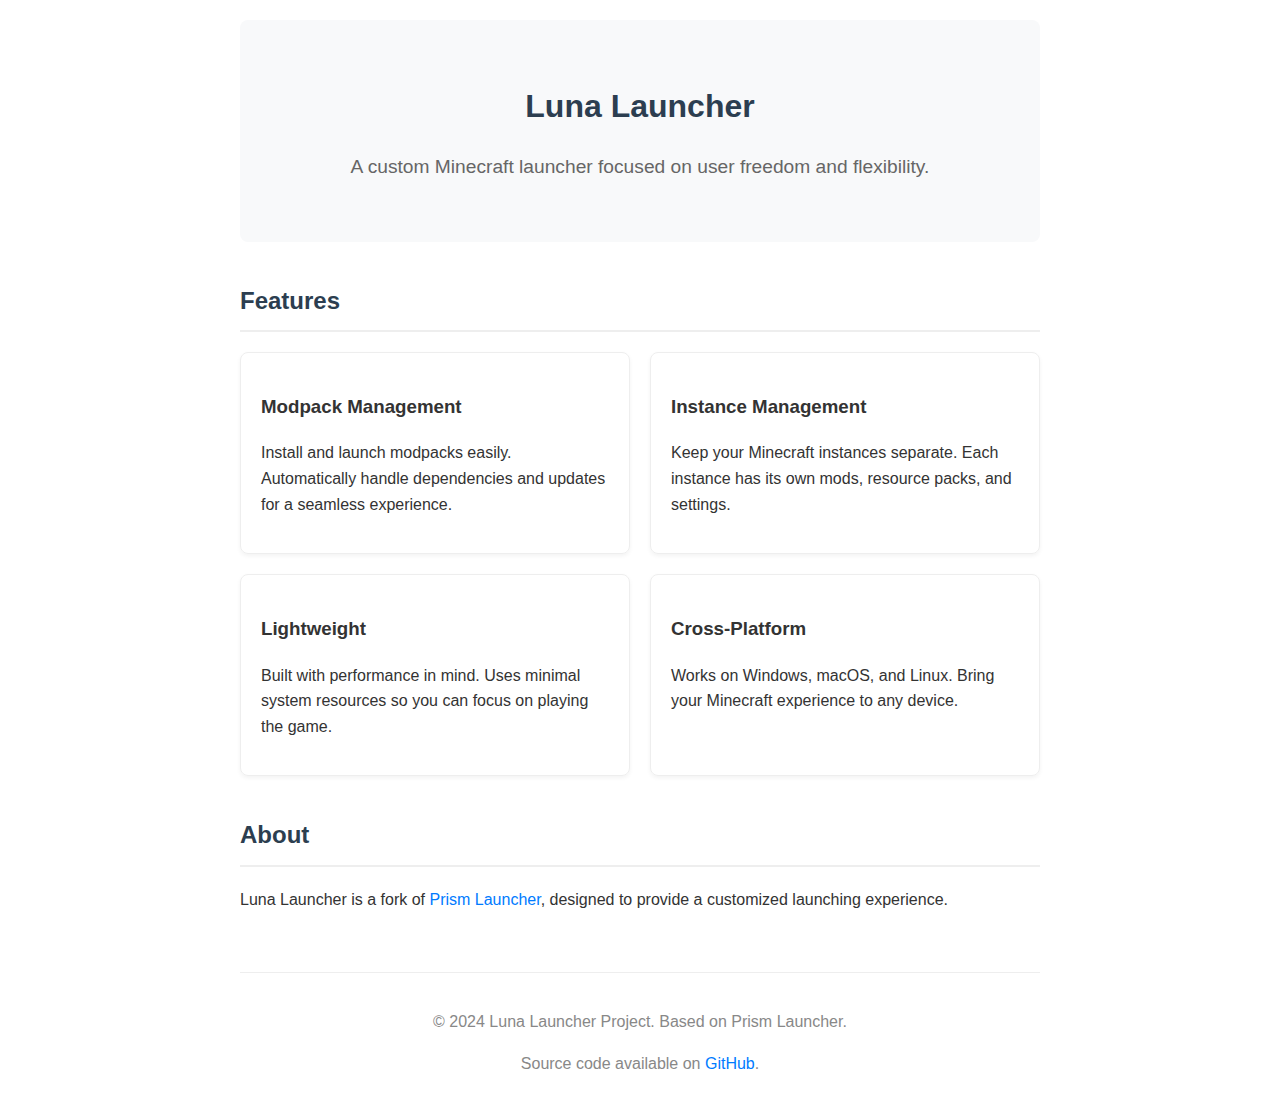
<file: index.html>
<!DOCTYPE html>
<html lang="en">
<head>
    <meta charset="UTF-8">
    <meta name="viewport" content="width=device-width, initial-scale=1.0">
    <title>Luna Launcher</title>
    <style>
        body {
            font-family: -apple-system, BlinkMacSystemFont, "Segoe UI", Roboto, Helvetica, Arial, sans-serif;
            line-height: 1.6;
            color: #333;
            max-width: 800px;
            margin: 0 auto;
            padding: 20px;
        }
        header {
            text-align: center;
            padding: 40px 0;
            background-color: #f8f9fa;
            margin-bottom: 40px;
            border-radius: 8px;
        }
        h1 {
            color: #2c3e50;
            margin-bottom: 10px;
        }
        .hero-text {
            font-size: 1.2em;
            color: #666;
        }
        section {
            margin-bottom: 40px;
        }
        h2 {
            color: #2c3e50;
            border-bottom: 2px solid #eee;
            padding-bottom: 10px;
        }
        .features {
            display: grid;
            grid-template-columns: repeat(auto-fit, minmax(300px, 1fr));
            gap: 20px;
        }
        .feature-card {
            border: 1px solid #eee;
            padding: 20px;
            border-radius: 8px;
            box-shadow: 0 2px 4px rgba(0,0,0,0.05);
        }
        footer {
            text-align: center;
            margin-top: 60px;
            padding-top: 20px;
            border-top: 1px solid #eee;
            color: #888;
        }
        a {
            color: #007bff;
            text-decoration: none;
        }
        a:hover {
            text-decoration: underline;
        }
    </style>
</head>
<body>
    <header>
        <h1>Luna Launcher</h1>
        <p class="hero-text">A custom Minecraft launcher focused on user freedom and flexibility.</p>
    </header>

    <main>
        <section id="features">
            <h2>Features</h2>
            <div class="features">
                <div class="feature-card">
                    <h3>Modpack Management</h3>
                    <p>Install and launch modpacks easily. Automatically handle dependencies and updates for a seamless experience.</p>
                </div>
                <div class="feature-card">
                    <h3>Instance Management</h3>
                    <p>Keep your Minecraft instances separate. Each instance has its own mods, resource packs, and settings.</p>
                </div>
                <div class="feature-card">
                    <h3>Lightweight</h3>
                    <p>Built with performance in mind. Uses minimal system resources so you can focus on playing the game.</p>
                </div>
                <div class="feature-card">
                    <h3>Cross-Platform</h3>
                    <p>Works on Windows, macOS, and Linux. Bring your Minecraft experience to any device.</p>
                </div>
            </div>
        </section>

        <section id="about">
            <h2>About</h2>
            <p>Luna Launcher is a fork of <a href="https://prismlauncher.org/">Prism Launcher</a>, designed to provide a customized launching experience.</p>
        </section>
    </main>

    <footer>
        <p>&copy; 2024 Luna Launcher Project. Based on Prism Launcher.</p>
        <p>Source code available on <a href="https://github.com/AndreaFrederica/LunaLauncher_webpage">GitHub</a>.</p>
    </footer>
</body>
</html>
</file>
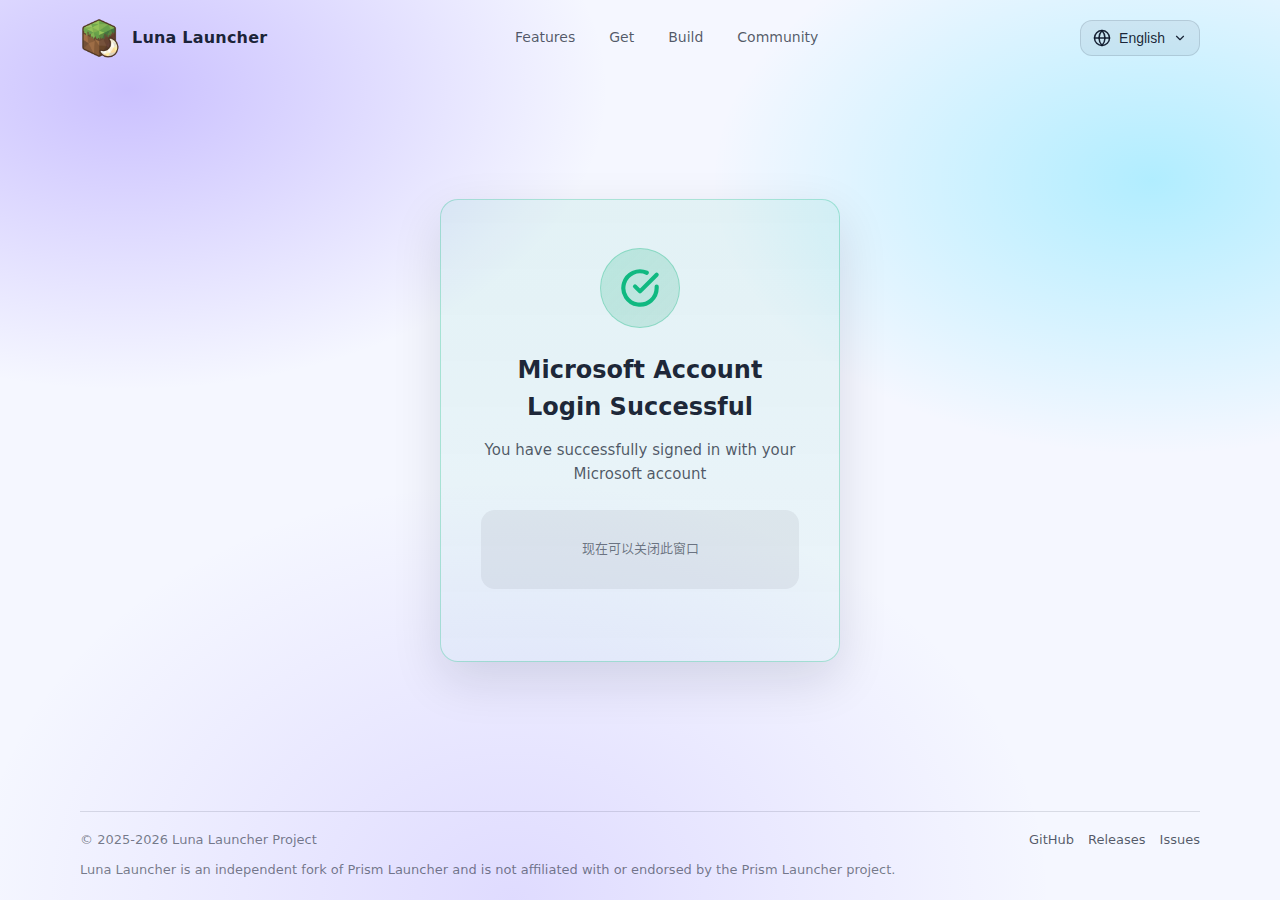
<file: public/oauth-callback.html>
<!DOCTYPE html>
<html lang="zh-CN">
<head>
    <meta charset="UTF-8">
    <meta name="viewport" content="width=device-width, initial-scale=1.0">
    <title data-i18n="oauth.title">登录成功 - Luna Launcher</title>
    <meta name="color-scheme" content="light dark">
    <meta name="description" content="Luna Launcher OAuth 回调">
    <link rel="icon" type="image/png" href="resources/org.lunalauncher.LunaLauncher_256.png">
    <link rel="stylesheet" href="styles.css">
    <style>
        .oauth-layout {
            display: flex;
            flex-direction: column;
            min-height: 100vh;
        }
        .oauth-main {
            flex: 1;
            display: flex;
            align-items: center;
            justify-content: center;
            padding: 20px;
        }
        .oauth-card {
            max-width: 400px;
            width: 100%;
            text-align: center;
            padding: 48px 40px;
            border: 1px solid var(--border);
            background: linear-gradient(180deg, rgba(255, 255, 255, 0.10), rgba(255, 255, 255, 0.06));
            border-radius: var(--radius);
            box-shadow: var(--shadow);
        }
        .oauth-card.success-card {
            background: linear-gradient(180deg, rgba(16, 185, 129, 0.08), rgba(16, 185, 129, 0.04));
            border-color: rgba(16, 185, 129, 0.3);
        }
        .oauth-icon {
            width: 80px;
            height: 80px;
            margin: 0 auto 24px;
            border-radius: 50%;
            background: linear-gradient(135deg, rgba(124, 92, 255, 0.2), rgba(0, 212, 255, 0.15));
            border: 1px solid rgba(124, 92, 255, 0.3);
            display: flex;
            align-items: center;
            justify-content: center;
        }
        .oauth-icon.success {
            background: linear-gradient(135deg, rgba(16, 185, 129, 0.2), rgba(5, 150, 105, 0.15));
            border-color: rgba(16, 185, 129, 0.3);
        }
        .oauth-icon.error {
            background: linear-gradient(135deg, rgba(239, 68, 68, 0.2), rgba(220, 38, 38, 0.15));
            border-color: rgba(239, 68, 68, 0.3);
        }
        .oauth-icon svg {
            width: 40px;
            height: 40px;
            stroke-width: 2.5;
        }
        .oauth-icon.success svg { color: #10b981; }
        .oauth-icon.error svg { color: #ef4444; }
        .oauth-icon.question {
            background: linear-gradient(135deg, rgba(251, 191, 36, 0.2), rgba(245, 158, 11, 0.15));
            border-color: rgba(251, 191, 36, 0.3);
        }
        .oauth-icon.question svg { color: #f59e0b; }
        .oauth-card h1 {
            display: block;
            width: 100%;
            clear: both;
            font-size: 24px;
            margin: 0 0 12px;
        }
        .oauth-message {
            display: block;
            width: 100%;
            clear: both;
            color: var(--muted);
            font-size: 15px;
            margin: 0 0 24px;
            line-height: 1.6;
        }
        .oauth-spinner {
            display: inline-block;
            width: 24px;
            height: 24px;
            border: 3px solid var(--border);
            border-top-color: var(--accent);
            border-radius: 50%;
            animation: spin 1s linear infinite;
            margin-right: 10px;
            vertical-align: middle;
        }
        @keyframes spin {
            to { transform: rotate(360deg); }
        }
        .oauth-progress {
            background: var(--surface);
            border-radius: var(--radius-sm);
            padding: 16px;
            margin-bottom: 24px;
        }
        .oauth-progress-text {
            font-size: 13px;
            color: var(--muted-2);
        }
        .oauth-footer {
            padding: 26px 0 20px;
            color: var(--muted-2);
            font-size: 13px;
        }
        .oauth-footer .footer-disclaimer {
            margin-top: 10px;
            color: var(--muted-2);
        }
        .oauth-footer .footer-row {
            display: flex;
            align-items: center;
            justify-content: space-between;
            gap: 12px;
            flex-wrap: wrap;
            border-top: 1px solid var(--border);
            padding-top: 18px;
        }
        .oauth-footer .footer-links {
            display: inline-flex;
            gap: 14px;
            flex-wrap: wrap;
        }
        .oauth-footer .footer-links a {
            color: var(--muted);
        }
        @media (max-width: 480px) {
            .oauth-card {
                padding: 32px 24px;
            }
            .oauth-card h1 {
                font-size: 20px;
            }
            .oauth-footer .footer-row {
                flex-direction: column;
                text-align: center;
            }
        }
    </style>
</head>
<body>
    <div class="oauth-layout">
        <div class="container">
            <div class="topbar">
                <a class="brand" href="index.html#top">
                    <img src="resources/org.lunalauncher.LunaLauncher_256.png" alt="Luna Launcher">
                    <strong>Luna Launcher</strong>
                </a>
                <nav class="nav" aria-label="导航">
                    <a href="index.html#features" data-i18n="nav.features">特性</a>
                    <a href="index.html#get" data-i18n="nav.get">获取</a>
                    <a href="build.html" data-i18n="nav.build">构建</a>
                    <a href="index.html#community" data-i18n="nav.community">参与</a>
                </nav>
                <div class="language-selector">
                    <button type="button" id="language-button" class="language-button" aria-label="切换语言" title="Switch Language">
                        <svg class="language-icon" viewBox="0 0 24 24" fill="none" stroke="currentColor" stroke-width="2" stroke-linecap="round" stroke-linejoin="round">
                            <circle cx="12" cy="12" r="10"></circle>
                            <line x1="2" y1="12" x2="22" y2="12"></line>
                            <path d="M12 2a15.3 15.3 0 0 1 4 10 15.3 15.3 0 0 1-4 10 15.3 15.3 0 0 1-4-10 15.3 15.3 0 0 1 4-10z"></path>
                        </svg>
                        <span class="current-lang">简体中文</span>
                        <svg class="dropdown-arrow" viewBox="0 0 24 24" fill="none" stroke="currentColor" stroke-width="2" stroke-linecap="round" stroke-linejoin="round">
                            <polyline points="6 9 12 15 18 9"></polyline>
                        </svg>
                    </button>
                    <div id="language-menu" class="language-menu">
                        <button type="button" class="language-option" data-lang="zh-CN">简体中文</button>
                        <button type="button" class="language-option" data-lang="en-US">English</button>
                    </div>
                </div>
            </div>
        </div>

        <main class="oauth-main">
            <div class="oauth-card" id="oauth-card">
                <div class="oauth-icon success" id="oauth-icon">
                    <svg viewBox="0 0 24 24" fill="none" stroke="currentColor" stroke-width="2" stroke-linecap="round" stroke-linejoin="round">
                        <path d="M22 11.08V12a10 10 0 1 1-5.93-9.14"></path>
                        <polyline points="22 4 12 14.01 9 11.01"></polyline>
                    </svg>
                </div>
                <h1 class="oauth-title" data-i18n="oauth.success_title">登录成功</h1>
                <p class="oauth-message" id="oauth-message" data-i18n="oauth.success_message">已成功登录 Microsoft 账户</p>
                <div class="oauth-progress" id="oauth-progress">
                    <p class="oauth-progress-text" data-i18n="oauth.close_hint">现在可以关闭此窗口</p>
                </div>
            </div>
        </main>

        <footer class="oauth-footer">
            <div class="container">
                <div class="footer-row">
                    <div data-i18n="footer.copyright">© 2025-2026 Luna Launcher Project</div>
                    <div class="footer-links">
                        <a href="https://github.com/AndreaFrederica/LunaLauncher" target="_blank" rel="noopener noreferrer" data-i18n="footer.github">GitHub</a>
                        <a href="https://github.com/AndreaFrederica/LunaLauncher/releases" target="_blank" rel="noopener noreferrer" data-i18n="footer.releases">Releases</a>
                        <a href="https://github.com/AndreaFrederica/LunaLauncher/issues" target="_blank" rel="noopener noreferrer" data-i18n="footer.issues">Issues</a>
                    </div>
                </div>
                <div class="footer-disclaimer" data-i18n="footer.disclaimer">Luna Launcher 是一个独立的 Prism Launcher 分支项目,不隶属于、也不代表 Prism Launcher 项目。</div>
            </div>
        </footer>
    </div>

    <script src="i18n.js"></script>
    <script>
    (function() {
        const params = new URLSearchParams(window.location.search);
        const code = params.get('code');
        const state = params.get('state');
        const error = params.get('error');
        const errorDescription = params.get('error_description');
        const debugMode = params.get('debug') === '1';

        // OAuth result object - exposed to console for debugging
        window.lunaOAuth = {
            success: false,
            error: null,
            code: null,
            state: null,
            timestamp: new Date().toISOString(),
            redirectUrl: null
        };

        // Get text elements
        const titleEl = document.querySelector('h1');
        const messageEl = document.getElementById('oauth-message');
        const iconEl = document.getElementById('oauth-icon');
        const cardEl = document.getElementById('oauth-card');
        const progressEl = document.getElementById('oauth-progress');

        // Custom URL scheme for the launcher
        const REDIRECT_SCHEME = 'lunalauncher://oauth/microsoft';
        const REDIRECT_URL = REDIRECT_SCHEME + window.location.search;

        // Store redirect URL for console access
        window.lunaOAuth.redirectUrl = REDIRECT_URL;

        function setSuccessState(msg) {
            iconEl.classList.remove('error', 'question');
            iconEl.classList.add('success');
            iconEl.querySelector('svg').innerHTML = '<path d="M22 11.08V12a10 10 0 1 1-5.93-9.14"></path><polyline points="22 4 12 14.01 9 11.01"></polyline>';
            titleEl.textContent = i18n.translations.oauth?.success_title || '登录成功';
            messageEl.textContent = msg || (i18n.translations.oauth?.success_message || '已成功登录 Microsoft 账户');
            cardEl.classList.add('success-card');
            progressEl.innerHTML = '<p class="oauth-progress-text">' +
                (i18n.translations.oauth?.close_hint || '现在可以关闭此窗口') + '</p>';
            window.lunaOAuth.success = true;
            window.lunaOAuth.error = null;
            console.log('%c[Luna OAuth] Login successful!', 'color: #10b981; font-weight: bold;');
            console.log('[Luna OAuth] Result:', window.lunaOAuth);
        }

        function setErrorState(errorMsg) {
            iconEl.classList.remove('success', 'question');
            iconEl.classList.add('error');
            iconEl.querySelector('svg').innerHTML = '<circle cx="12" cy="12" r="10"></circle><line x1="15" y1="9" x2="9" y2="15"></line><line x1="9" y1="9" x2="15" y2="15"></line>';
            titleEl.textContent = i18n.translations.oauth?.error_title || '登录失败';
            messageEl.textContent = errorMsg || (i18n.translations.oauth?.error_message || '认证过程中出现问题');
            progressEl.innerHTML = '<p class="oauth-progress-text">' +
                (i18n.translations.oauth?.manual_instruction || '请手动关闭此窗口') + '</p>';
            window.lunaOAuth.success = false;
            window.lunaOAuth.error = errorMsg || error;
            console.log('%c[Luna OAuth] Login failed!', 'color: #ef4444; font-weight: bold;');
            console.log('[Luna OAuth] Result:', window.lunaOAuth);
        }

        function setQuestionState() {
            iconEl.classList.remove('success', 'error');
            iconEl.classList.add('question');
            iconEl.querySelector('svg').innerHTML = '<circle cx="12" cy="12" r="10"></circle><path d="M9.09 9a3 3 0 0 1 5.83 1c0 2-3 3-3 3"></path><line x1="12" y1="17" x2="12.01" y2="17"></line>';
            titleEl.textContent = i18n.translations.oauth?.question_title || '出现疑问';
            messageEl.textContent = i18n.translations.oauth?.question_message || '可能出现了某些问题';
            window.lunaOAuth.success = false;
            window.lunaOAuth.error = 'unknown_state';
            console.log('[Luna OAuth] Question state - no parameters');
        }

        // Expose simulation functions for debugging
        window.simulateSuccess = function(msg) {
            console.log('[Luna OAuth] Simulating success state...');
            setSuccessState(msg);
        };

        window.simulateError = function(msg) {
            console.log('[Luna OAuth] Simulating error state...');
            setErrorState(msg);
        };

        // Expose a helper function to console
        window.getOAuthResult = function() {
            return JSON.parse(JSON.stringify(window.lunaOAuth));
        };

        // Determine initial state
        if (error) {
            // OAuth error
            setErrorState(errorDescription || error);
        } else if (code || state === 'success') {
            // OAuth success with parameters
            setSuccessState(i18n.translations.oauth?.redirecting || '正在返回 Luna Launcher...');
            // Redirect to app
            setTimeout(function() {
                window.location.replace(REDIRECT_URL);
            }, 1500);
        } else if (debugMode) {
            // Debug mode
            console.log('%c[Luna OAuth] Debug mode!', 'color: #7c5cff; font-weight: bold;');
            console.log('Commands: simulateSuccess("msg"), simulateError("msg"), getOAuthResult()');
            progressEl.innerHTML = '<p class="oauth-progress-text" style="color: var(--accent);">[调试模式] 使用 simulateSuccess() 测试</p>';
        } else {
            // No parameters - default to success (user opened page from launcher)
            setSuccessState();
        }
    })();
    </script>
</body>
</html>
</file>
<file: public/styles.css>
:root {
    --bg: #0b1020;
    --surface: rgba(255, 255, 255, 0.08);
    --surface-strong: rgba(255, 255, 255, 0.12);
    --border: rgba(255, 255, 255, 0.14);
    --text: rgba(255, 255, 255, 0.92);
    --muted: rgba(255, 255, 255, 0.7);
    --muted-2: rgba(255, 255, 255, 0.58);
    --shadow: 0 20px 60px rgba(0, 0, 0, 0.35);
    --accent: #7c5cff;
    --accent-2: #00d4ff;
    --radius: 18px;
    --radius-sm: 14px;
    --max: 1120px;
}

@media (prefers-color-scheme: light) {
    :root {
        --bg: #f5f7ff;
        --surface: rgba(10, 18, 38, 0.06);
        --surface-strong: rgba(10, 18, 38, 0.08);
        --border: rgba(10, 18, 38, 0.12);
        --text: rgba(10, 18, 38, 0.92);
        --muted: rgba(10, 18, 38, 0.7);
        --muted-2: rgba(10, 18, 38, 0.55);
        --shadow: 0 18px 50px rgba(10, 18, 38, 0.12);
    }
}

* {
    box-sizing: border-box;
}

html {
    scroll-behavior: smooth;
    scroll-padding-top: 80px;
}

/* Text transition animation for language switching */
[data-i18n] {
    transition: opacity 0.2s ease-in-out;
    display: inline-block;
}

[data-i18n].changing {
    opacity: 0;
}

[data-i18n].changed {
    animation: fadeIn 0.3s ease-out;
}

@keyframes fadeIn {
    from {
        opacity: 0;
    }
    to {
        opacity: 1;
    }
}

body {
    margin: 0;
    font-family: ui-sans-serif, system-ui, -apple-system, "Segoe UI", Roboto, Helvetica, Arial, "Apple Color Emoji", "Segoe UI Emoji";
    line-height: 1.55;
    color: var(--text);
    background:
        radial-gradient(800px 500px at 10% 10%, rgba(124, 92, 255, 0.35), transparent 60%),
        radial-gradient(800px 500px at 90% 20%, rgba(0, 212, 255, 0.28), transparent 55%),
        radial-gradient(900px 700px at 40% 100%, rgba(124, 92, 255, 0.18), transparent 60%),
        var(--bg);
}

a {
    color: inherit;
    text-decoration: none;
}

a:hover {
    text-decoration: underline;
}

.container {
    width: min(var(--max), calc(100% - 48px));
    margin: 0 auto;
}

.topbar {
    display: flex;
    align-items: center;
    justify-content: space-between;
    padding: 18px 0;
}

.brand {
    display: inline-flex;
    gap: 12px;
    align-items: center;
}

.brand img {
    width: 40px;
    height: 40px;
    border-radius: 12px;
}

.brand strong {
    letter-spacing: 0.2px;
    font-size: 16px;
}

.nav {
    display: inline-flex;
    gap: 14px;
    align-items: center;
    color: var(--muted);
    font-size: 14px;
}

.nav a {
    padding: 8px 10px;
    border-radius: 12px;
}

.nav a:hover {
    background: var(--surface);
    text-decoration: none;
}

/* Language switcher styles */
.language-selector {
    position: relative;
    margin-left: 14px;
}

.language-button {
    display: inline-flex;
    align-items: center;
    gap: 8px;
    padding: 8px 12px;
    border-radius: 12px;
    border: 1px solid var(--border);
    background: var(--surface);
    color: var(--text);
    font-size: 14px;
    cursor: pointer;
    transition: all 0.2s;
}

.language-button:hover {
    background: var(--surface-strong);
}

.language-button:focus {
    outline: 2px solid var(--accent);
    outline-offset: 2px;
}

.language-button .language-icon {
    width: 18px;
    height: 18px;
}

.language-button .dropdown-arrow {
    width: 14px;
    height: 14px;
    transition: transform 0.2s;
}

.language-button.active .dropdown-arrow {
    transform: rotate(180deg);
}

.language-menu {
    position: absolute;
    top: calc(100% + 8px);
    right: 0;
    min-width: 150px;
    background: var(--bg);
    border: 1px solid var(--border);
    border-radius: 12px;
    box-shadow: var(--shadow);
    opacity: 0;
    visibility: hidden;
    transform: translateY(-10px);
    transition: all 0.2s;
    z-index: 1000;
}

.language-menu.show {
    opacity: 1;
    visibility: visible;
    transform: translateY(0);
}

.language-option {
    display: block;
    width: 100%;
    padding: 10px 14px;
    border: none;
    background: transparent;
    color: var(--text);
    font-size: 14px;
    text-align: left;
    cursor: pointer;
    transition: background 0.2s;
}

.language-option:first-child {
    border-radius: 12px 12px 0 0;
}

.language-option:last-child {
    border-radius: 0 0 12px 12px;
}

.language-option:hover {
    background: var(--surface);
}

.language-option:focus {
    outline: 2px solid var(--accent);
    outline-offset: -2px;
}

.hero {
    position: relative;
    overflow: hidden;
    border: 1px solid var(--border);
    background: linear-gradient(180deg, rgba(255, 255, 255, 0.10), rgba(255, 255, 255, 0.06));
    border-radius: var(--radius);
    box-shadow: var(--shadow);
}

.hero-inner {
    display: grid;
    grid-template-columns: 1.1fr 0.9fr;
    gap: 28px;
    padding: 46px 44px;
    align-items: center;
}

.hero h1 {
    margin: 0 0 10px;
    font-size: clamp(30px, 4vw, 44px);
    letter-spacing: -0.6px;
}

.hero p {
    margin: 0 0 20px;
    color: var(--muted);
    font-size: 16px;
}

.cta-row {
    display: flex;
    flex-wrap: wrap;
    gap: 10px;
    align-items: center;
}

.btn {
    display: inline-flex;
    gap: 10px;
    align-items: center;
    padding: 10px 14px;
    border-radius: 14px;
    border: 1px solid var(--border);
    background: var(--surface);
    color: var(--text);
    font-size: 14px;
    text-decoration: none;
}

.btn:hover {
    text-decoration: none;
    background: var(--surface-strong);
}

.btn.primary {
    border-color: rgba(124, 92, 255, 0.6);
    background: linear-gradient(135deg, rgba(124, 92, 255, 0.95), rgba(0, 212, 255, 0.65));
}

.btn.primary:hover {
    filter: brightness(1.03);
}

.hero-art {
    position: relative;
    border-radius: calc(var(--radius) - 6px);
    overflow: hidden;
    border: 1px solid rgba(255, 255, 255, 0.12);
    background: rgba(0, 0, 0, 0.08);
}

.hero-art img {
    width: 100%;
    height: auto;
    display: block;
    transform: scale(1.02);
}

.hero-badges {
    display: flex;
    gap: 10px;
    flex-wrap: wrap;
    margin-top: 14px;
}

.badge {
    border: 1px solid var(--border);
    background: rgba(0, 0, 0, 0.08);
    padding: 7px 10px;
    border-radius: 999px;
    font-size: 12px;
    color: var(--muted);
}

@media (prefers-color-scheme: light) {
    .badge {
        background: rgba(255, 255, 255, 0.55);
    }
}

/* User comment style */
.user-comment {
    display: flex;
    align-items: flex-start;
    gap: 12px;
    margin: 16px 0 24px;
    padding: 14px 16px;
    border: 1px solid var(--border);
    background: var(--surface);
    border-radius: var(--radius-sm);
    width: 100%;
    max-width: 500px;
}

.user-comment.zh-only,
.user-comment.en-only {
    display: none;
}

body[data-lang="zh-CN"] .user-comment.zh-only {
    display: flex;
}

body[data-lang="en-US"] .user-comment.en-only {
    display: flex;
}

.comment-avatar {
    width: 40px;
    height: 40px;
    min-width: 40px;
    border-radius: 50%;
    background: var(--surface-strong);
    display: block;
}

.comment-content {
    flex: 1;
    min-width: 0;
    padding-top: 2px;
}

.comment-text {
    color: var(--text);
    font-size: 14px;
    line-height: 1.5;
    margin-bottom: 4px;
}

.comment-author {
    color: var(--muted-2);
    font-size: 12px;
}

.section {
    padding: 36px 0;
}

.notice {
    border: 1px solid rgba(255, 205, 75, 0.35);
    background: rgba(255, 205, 75, 0.12);
    border-radius: var(--radius-sm);
    padding: 12px 14px;
    color: var(--text);
    margin: 14px 0 0;
    font-size: 13px;
}

@media (prefers-color-scheme: light) {
    .notice {
        background: rgba(255, 205, 75, 0.18);
    }
}

.section h2 {
    margin: 0 0 14px;
    font-size: 18px;
    letter-spacing: 0.2px;
}

.section p.lead {
    margin: 0 0 20px;
    color: var(--muted);
}

.grid {
    display: grid;
    grid-template-columns: repeat(12, 1fr);
    gap: 14px;
}

.card {
    grid-column: span 6;
    border: 1px solid var(--border);
    background: var(--surface);
    border-radius: var(--radius-sm);
    padding: 18px;
}

.card h3 {
    margin: 0 0 8px;
    font-size: 16px;
}

.card p {
    margin: 0;
    color: var(--muted);
    font-size: 14px;
}

.split {
    display: grid;
    grid-template-columns: 1fr 1fr;
    gap: 14px;
}

.panel {
    border: 1px solid var(--border);
    background: var(--surface);
    border-radius: var(--radius-sm);
    padding: 18px;
}

.panel p {
    margin: 0;
    color: var(--muted);
    font-size: 14px;
}

.feature-blocks {
    display: grid;
    gap: 14px;
}

.feature-row {
    display: grid;
    grid-template-columns: 1.2fr 0.8fr;
    gap: 16px;
    align-items: center;
    border: 1px solid var(--border);
    background: var(--surface);
    border-radius: var(--radius);
    padding: 20px;
    overflow: hidden;
}

.feature-row.reverse {
    grid-template-columns: 0.8fr 1.2fr;
}

.feature-text h2 {
    margin: 0 0 8px;
    font-size: 18px;
}

.feature-text p {
    margin: 0;
    color: var(--muted);
    font-size: 14px;
}

.feature-media {
    display: flex;
    align-items: center;
    justify-content: center;
}

.feature-media img {
    max-width: 100%;
    height: auto;
    display: block;
    border-radius: var(--radius-sm);
}

.icon-tile {
    width: 140px;
    height: 140px;
    border-radius: 28px;
    border: 1px solid rgba(255, 255, 255, 0.14);
    background: rgba(0, 0, 0, 0.08);
    display: grid;
    place-items: center;
}

.icon-tile img {
    width: 90px;
    height: 90px;
    border-radius: 20px;
}

@media (prefers-color-scheme: light) {
    .icon-tile {
        background: rgba(255, 255, 255, 0.55);
    }
}

@media (max-width: 920px) {
    .feature-row,
    .feature-row.reverse {
        grid-template-columns: 1fr;
    }
}

footer {
    padding: 26px 0 40px;
    color: var(--muted-2);
    font-size: 13px;
}

.footer-disclaimer {
    margin-top: 10px;
    color: var(--muted-2);
}

.cta-row-margin {
    margin-top: 14px;
}

.footer-row {
    display: flex;
    align-items: center;
    justify-content: space-between;
    gap: 12px;
    flex-wrap: wrap;
    border-top: 1px solid var(--border);
    padding-top: 18px;
}

.footer-links {
    display: inline-flex;
    gap: 14px;
    flex-wrap: wrap;
}

.footer-links a {
    color: var(--muted);
}

@media (max-width: 920px) {
    .hero-inner {
        grid-template-columns: 1fr;
        padding: 32px 22px;
    }

    .card {
        grid-column: span 12;
    }

    .split {
        grid-template-columns: 1fr;
    }

    .nav {
        display: none;
    }
}

/* Responsive design for topbar */
@media (max-width: 768px) {
    .topbar {
        flex-wrap: wrap;
        gap: 12px;
    }

    .brand {
        flex: 1;
        min-width: 200px;
    }

    .nav {
        display: none;
    }

    .language-selector {
        margin-left: auto;
    }
}

@media (max-width: 600px) {
    .container {
        width: calc(100% - 32px);
    }

    .topbar {
        padding: 12px 0;
    }

    .brand strong {
        font-size: 14px;
    }

    .language-button {
        padding: 6px 10px;
        font-size: 13px;
    }

    .language-button .language-icon {
        width: 16px;
        height: 16px;
    }

    .language-button .current-lang {
        display: none;
    }

    .hero h1 {
        font-size: 24px;
    }

    .hero p {
        font-size: 14px;
    }

    .btn {
        padding: 8px 12px;
        font-size: 13px;
    }
}

/* Build guide page styles */
.build-guide {
    padding: 40px 0;
    max-width: 800px;
}

/* Page TOC Navigation */
.page-toc {
    position: fixed;
    right: calc(50% - 620px);
    top: 50%;
    transform: translateY(-50%);
    width: 180px;
    z-index: 100;
}

@media (max-width: 1400px) {
    .page-toc {
        right: 20px;
    }
}

@media (max-width: 1024px) {
    .page-toc {
        display: none;
    }
}

.toc-header {
    font-size: 13px;
    font-weight: 600;
    color: var(--muted);
    margin-bottom: 12px;
    text-transform: uppercase;
    letter-spacing: 0.5px;
}

.toc-nav {
    display: flex;
    flex-direction: column;
    gap: 4px;
}

.toc-item {
    display: flex;
    align-items: center;
    gap: 10px;
    padding: 8px 0;
    color: var(--muted-2);
    text-decoration: none;
    font-size: 13px;
    transition: all 0.3s ease;
    position: relative;
}

.toc-item:hover {
    color: var(--text);
}

.toc-item.active {
    color: var(--accent);
}

.toc-dot {
    width: 8px;
    height: 8px;
    border-radius: 50%;
    background: var(--border);
    transition: all 0.3s ease;
    flex-shrink: 0;
}

.toc-item:hover .toc-dot {
    background: var(--muted);
}

.toc-item.active .toc-dot {
    background: var(--accent);
    box-shadow: 0 0 8px var(--accent);
    transform: scale(1.2);
}

.toc-text {
    flex: 1;
}

/* TOC Group (for nested items) */
.toc-group {
    display: flex;
    flex-direction: column;
}

.toc-parent {
    display: flex;
    align-items: center;
    justify-content: space-between;
}

.toc-arrow {
    width: 16px;
    height: 16px;
    margin-left: auto;
    position: relative;
    transition: transform 0.3s ease;
}

.toc-arrow::before,
.toc-arrow::after {
    content: '';
    position: absolute;
    background-color: currentColor;
    transition: transform 0.3s ease;
}

.toc-arrow::before {
    width: 8px;
    height: 2px;
    top: 50%;
    left: 50%;
    transform: translate(-50%, -50%);
}

.toc-arrow::after {
    width: 2px;
    height: 8px;
    top: 50%;
    left: 50%;
    transform: translate(-50%, -50%);
}

.toc-group.expanded .toc-arrow {
    transform: rotate(90deg);
}

.toc-submenu {
    max-height: 0;
    overflow: hidden;
    transition: max-height 0.4s ease, opacity 0.3s ease;
    opacity: 0;
    margin-left: 24px;
}

.toc-group.expanded .toc-submenu {
    max-height: 300px;
    opacity: 1;
}

.toc-subitem {
    font-size: 12px;
    padding: 6px 0;
}

.toc-subitem .toc-dot {
    width: 6px;
    height: 6px;
}

/* Progress indicator */
.toc-progress {
    position: absolute;
    right: 0;
    top: 0;
    bottom: 0;
    width: 2px;
    background: var(--border);
    overflow: hidden;
}

.toc-progress-bar {
    position: absolute;
    top: 0;
    left: 0;
    right: 0;
    background: linear-gradient(180deg, var(--accent), var(--accent-2));
    transition: top 0.3s ease;
}

/* Smooth scroll */
html {
    scroll-behavior: smooth;
}

/* Custom scrollbar */
::-webkit-scrollbar {
    width: 10px;
    height: 10px;
}

::-webkit-scrollbar-track {
    background: transparent;
}

::-webkit-scrollbar-thumb {
    background: var(--border);
    border-radius: 5px;
    border: 2px solid transparent;
    background-clip: padding-box;
}

::-webkit-scrollbar-thumb:hover {
    background: var(--muted);
    border: 2px solid transparent;
    background-clip: padding-box;
}

/* Firefox scrollbar */
* {
    scrollbar-width: thin;
    scrollbar-color: var(--border) transparent;
}

.build-guide h1 {
    font-size: 32px;
    margin-bottom: 12px;
}

.build-guide .lead {
    font-size: 18px;
    color: var(--muted);
    margin-bottom: 40px;
}

.build-section {
    margin-bottom: 40px;
}

.build-section h2 {
    font-size: 22px;
    margin-bottom: 16px;
    padding-bottom: 8px;
    border-bottom: 1px solid var(--border);
}

.build-section h3 {
    font-size: 18px;
    margin: 24px 0 12px;
}

.build-section h4 {
    font-size: 16px;
    margin: 16px 0 8px;
}

.build-list {
    list-style: none;
    padding: 0;
    margin: 0;
}

.build-list li {
    padding: 10px 0 10px 24px;
    position: relative;
    line-height: 1.6;
}

.build-list li::before {
    content: "•";
    position: absolute;
    left: 8px;
    color: var(--accent);
}

.code-block {
    background: var(--bg);
    border: 1px solid var(--border);
    border-radius: var(--radius-sm);
    padding: 16px;
    margin: 16px 0;
    overflow-x: auto;
}

.code-block pre {
    margin: 0;
    font-family: 'Consolas', 'Monaco', 'Courier New', monospace;
    font-size: 13px;
    line-height: 1.6;
    color: var(--text);
}

.code-block code {
    background: none;
    padding: 0;
}

/* Inline code styling */
.build-list li code,
.note code,
p code {
    background: var(--surface);
    padding: 2px 6px;
    border-radius: 4px;
    font-family: 'Consolas', 'Monaco', 'Courier New', monospace;
    font-size: 13px;
    color: var(--text);
}

/* Prevent inline code in code blocks from getting background */
.code-block code {
    background: none;
    padding: 0;
}

.code-comment {
    color: var(--muted-2);
}

.note {
    color: var(--muted);
    font-size: 14px;
    margin: 8px 0;
}

/* Build steps ordered list */
.build-steps {
    list-style: none;
    padding: 0;
    margin: 12px 0;
    counter-reset: build-step-counter;
}

.build-steps li {
    padding: 10px 0 10px 36px;
    position: relative;
    counter-increment: build-step-counter;
    line-height: 1.6;
}

.build-steps li::before {
    content: counter(build-step-counter);
    position: absolute;
    left: 0;
    width: 24px;
    height: 24px;
    border-radius: 50%;
    background: var(--surface-strong);
    color: var(--accent);
    font-size: 12px;
    font-weight: 600;
    display: flex;
    align-items: center;
    justify-content: center;
}

.build-steps li code {
    background: var(--surface);
    padding: 2px 6px;
    border-radius: 4px;
    font-size: 13px;
}

/* Build divider */
.build-divider {
    border: none;
    border-top: 1px solid var(--border);
    margin: 32px 0;
}

@media (max-width: 600px) {
    .build-guide {
        padding: 24px 0;
    }

    .build-guide h1 {
        font-size: 24px;
    }

    .build-guide .lead {
        font-size: 16px;
    }

    .code-block {
        padding: 12px;
    }

    .code-block pre {
        font-size: 12px;
    }
}
</file>
